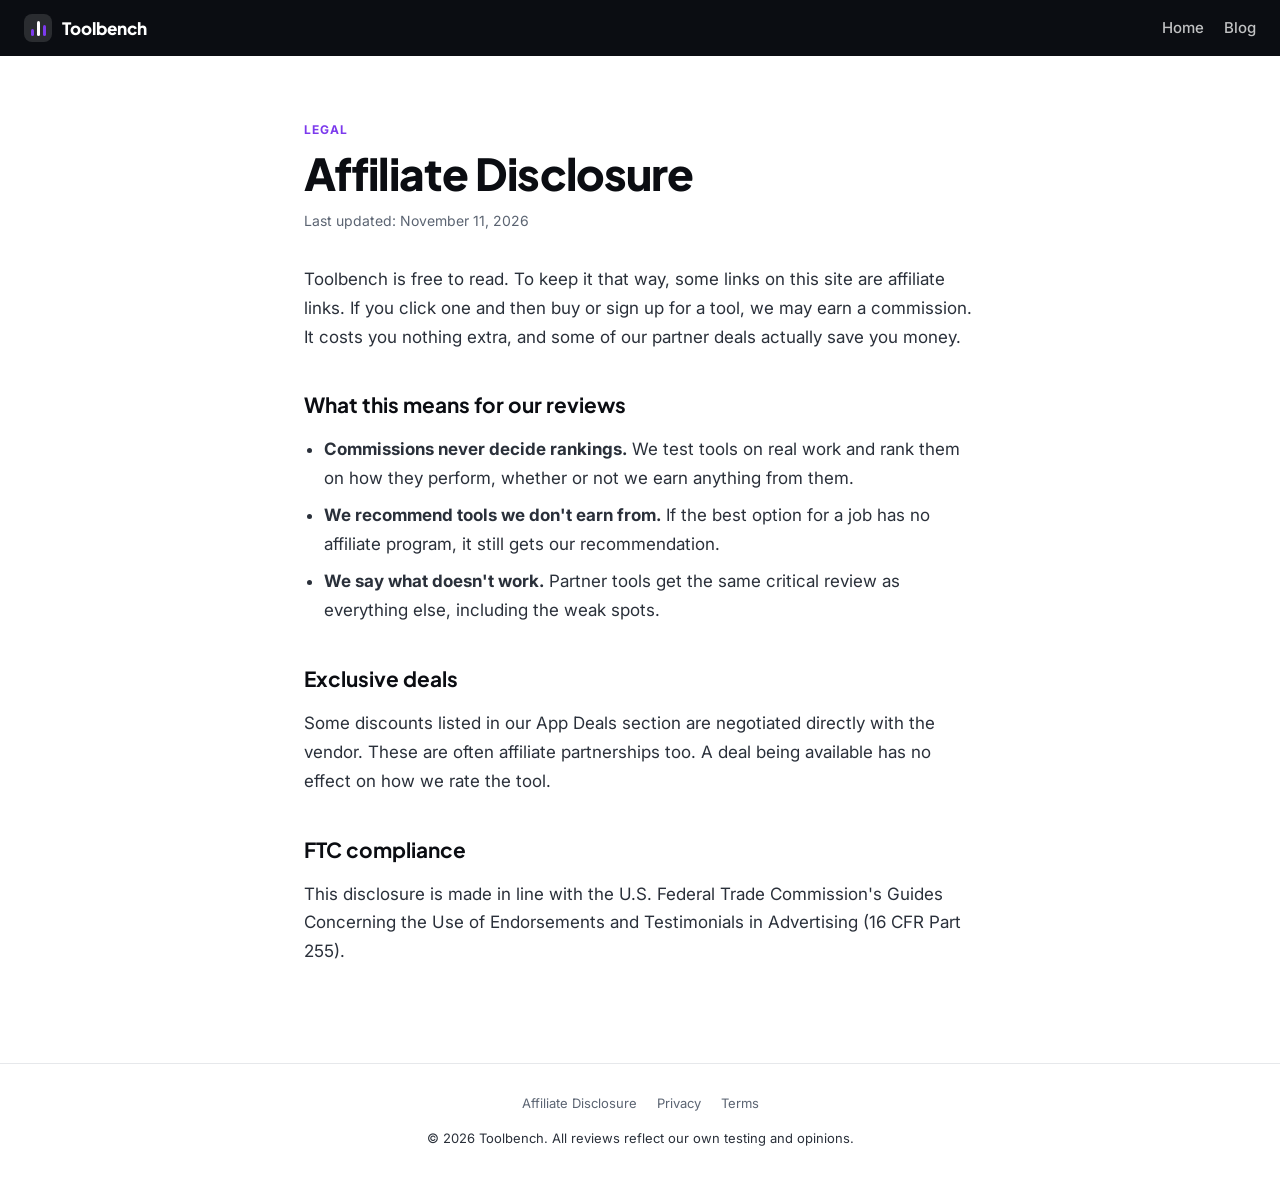
<file: affiliate-disclosure/index.html>
<!DOCTYPE html>
<html lang="en">

<head>
  <meta charset="UTF-8">
  <meta name="viewport" content="width=device-width, initial-scale=1.0">
  <title>Affiliate Disclosure | Toolbench</title>
  <meta name="description" content="How Toolbench earns money through affiliate links, and why it never changes our verdicts.">
  <meta name="robots" content="index, follow">
  <link rel="canonical" href="https://toolbench.co/affiliate-disclosure/">

  <meta property="og:type" content="website">
  <meta property="og:site_name" content="Toolbench">
  <meta property="og:url" content="https://toolbench.co/affiliate-disclosure/">
  <meta property="og:title" content="Affiliate Disclosure | Toolbench">
  <meta property="og:description" content="How Toolbench earns money through affiliate links, and why it never changes our verdicts.">
  <meta property="og:image" content="https://toolbench.co/assets/og-image.png">
  <meta name="twitter:card" content="summary_large_image">

  <meta name="theme-color" content="#7C3AED">
  <link rel="icon" href="../favicon.svg" type="image/svg+xml">

  <link rel="preconnect" href="https://fonts.googleapis.com">
  <link rel="preconnect" href="https://fonts.gstatic.com" crossorigin>
  <link href="https://fonts.googleapis.com/css2?family=Plus+Jakarta+Sans:wght@700;800&family=Inter:wght@400;500;600&display=swap" rel="stylesheet">
  <link rel="stylesheet" href="../assets/legal.css">
</head>

<body>
  <header class="top">
    <a href="/" class="brand"><span class="mark"><i></i><i></i><i></i></span>Toolbench</a>
    <nav><a href="/">Home</a><a href="/blog/">Blog</a></nav>
  </header>

  <main>
    <p class="eyebrow">Legal</p>
    <h1>Affiliate Disclosure</h1>
    <p class="updated">Last updated: November 11, 2026</p>

    <p>Toolbench is free to read. To keep it that way, some links on this site are affiliate links. If you click one and then buy or sign up for a tool, we may earn a commission. It costs you nothing extra, and some of our partner deals actually save you money.</p>

    <h2>What this means for our reviews</h2>
    <ul>
      <li><strong>Commissions never decide rankings.</strong> We test tools on real work and rank them on how they perform, whether or not we earn anything from them.</li>
      <li><strong>We recommend tools we don't earn from.</strong> If the best option for a job has no affiliate program, it still gets our recommendation.</li>
      <li><strong>We say what doesn't work.</strong> Partner tools get the same critical review as everything else, including the weak spots.</li>
    </ul>

    <h2>Exclusive deals</h2>
    <p>Some discounts listed in our App Deals section are negotiated directly with the vendor. These are often affiliate partnerships too. A deal being available has no effect on how we rate the tool.</p>

    <h2>FTC compliance</h2>
    <p>This disclosure is made in line with the U.S. Federal Trade Commission's Guides Concerning the Use of Endorsements and Testimonials in Advertising (16 CFR Part 255).</p>

  </main>

  <footer>
    <nav>
      <a href="/affiliate-disclosure/">Affiliate Disclosure</a>
      <a href="/privacy/">Privacy</a>
      <a href="/terms/">Terms</a>
    </nav>
    <p>© 2026 Toolbench. All reviews reflect our own testing and opinions.</p>
  </footer>
</body>

</html>
</file>
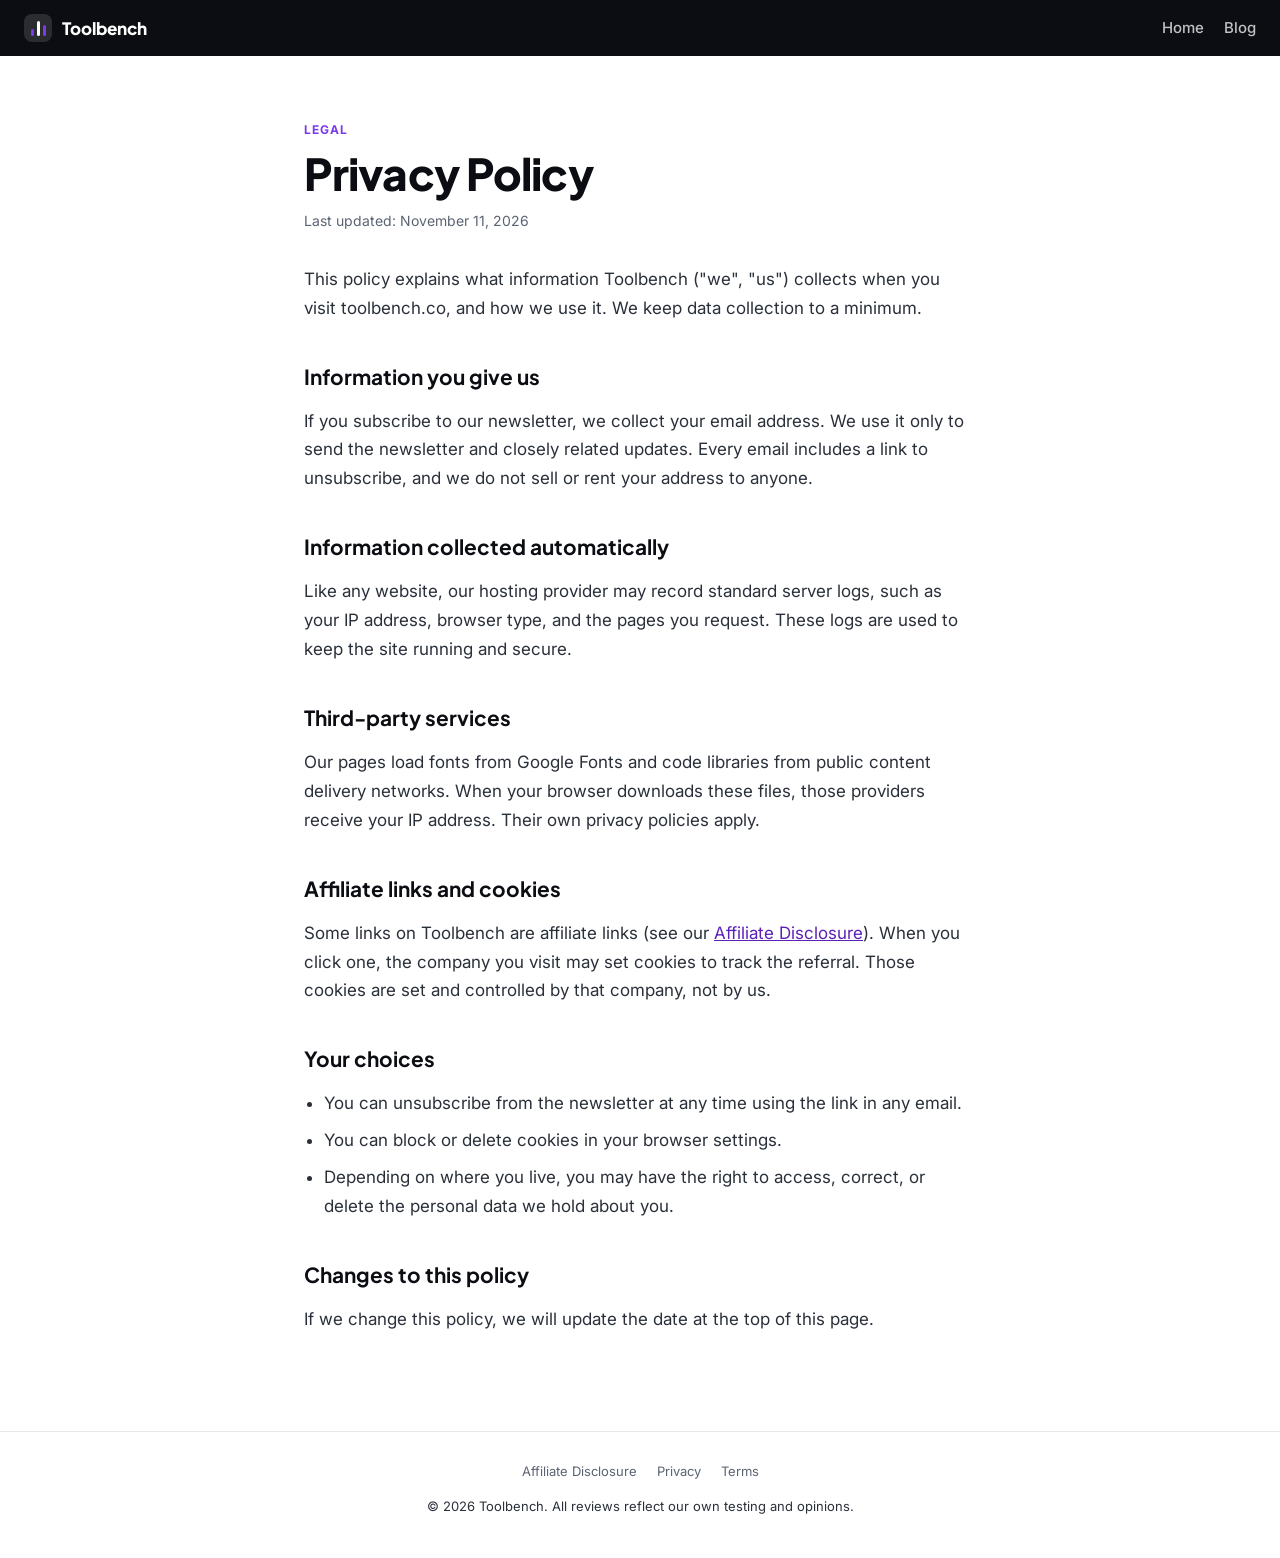
<file: privacy/index.html>
<!DOCTYPE html>
<html lang="en">

<head>
  <meta charset="UTF-8">
  <meta name="viewport" content="width=device-width, initial-scale=1.0">
  <title>Privacy Policy | Toolbench</title>
  <meta name="description" content="What information Toolbench collects, how it is used, and the choices you have.">
  <meta name="robots" content="index, follow">
  <link rel="canonical" href="https://toolbench.co/privacy/">

  <meta property="og:type" content="website">
  <meta property="og:site_name" content="Toolbench">
  <meta property="og:url" content="https://toolbench.co/privacy/">
  <meta property="og:title" content="Privacy Policy | Toolbench">
  <meta property="og:description" content="What information Toolbench collects, how it is used, and the choices you have.">
  <meta property="og:image" content="https://toolbench.co/assets/og-image.png">
  <meta name="twitter:card" content="summary_large_image">

  <meta name="theme-color" content="#7C3AED">
  <link rel="icon" href="../favicon.svg" type="image/svg+xml">

  <link rel="preconnect" href="https://fonts.googleapis.com">
  <link rel="preconnect" href="https://fonts.gstatic.com" crossorigin>
  <link href="https://fonts.googleapis.com/css2?family=Plus+Jakarta+Sans:wght@700;800&family=Inter:wght@400;500;600&display=swap" rel="stylesheet">
  <link rel="stylesheet" href="../assets/legal.css">
</head>

<body>
  <header class="top">
    <a href="/" class="brand"><span class="mark"><i></i><i></i><i></i></span>Toolbench</a>
    <nav><a href="/">Home</a><a href="/blog/">Blog</a></nav>
  </header>

  <main>
    <p class="eyebrow">Legal</p>
    <h1>Privacy Policy</h1>
    <p class="updated">Last updated: November 11, 2026</p>

    <p>This policy explains what information Toolbench ("we", "us") collects when you visit toolbench.co, and how we use it. We keep data collection to a minimum.</p>

    <h2>Information you give us</h2>
    <p>If you subscribe to our newsletter, we collect your email address. We use it only to send the newsletter and closely related updates. Every email includes a link to unsubscribe, and we do not sell or rent your address to anyone.</p>

    <h2>Information collected automatically</h2>
    <p>Like any website, our hosting provider may record standard server logs, such as your IP address, browser type, and the pages you request. These logs are used to keep the site running and secure.</p>

    <h2>Third-party services</h2>
    <p>Our pages load fonts from Google Fonts and code libraries from public content delivery networks. When your browser downloads these files, those providers receive your IP address. Their own privacy policies apply.</p>

    <h2>Affiliate links and cookies</h2>
    <p>Some links on Toolbench are affiliate links (see our <a href="/affiliate-disclosure/">Affiliate Disclosure</a>). When you click one, the company you visit may set cookies to track the referral. Those cookies are set and controlled by that company, not by us.</p>

    <h2>Your choices</h2>
    <ul>
      <li>You can unsubscribe from the newsletter at any time using the link in any email.</li>
      <li>You can block or delete cookies in your browser settings.</li>
      <li>Depending on where you live, you may have the right to access, correct, or delete the personal data we hold about you.</li>
    </ul>

    <h2>Changes to this policy</h2>
    <p>If we change this policy, we will update the date at the top of this page.</p>

  </main>

  <footer>
    <nav>
      <a href="/affiliate-disclosure/">Affiliate Disclosure</a>
      <a href="/privacy/">Privacy</a>
      <a href="/terms/">Terms</a>
    </nav>
    <p>© 2026 Toolbench. All reviews reflect our own testing and opinions.</p>
  </footer>
</body>

</html>
</file>
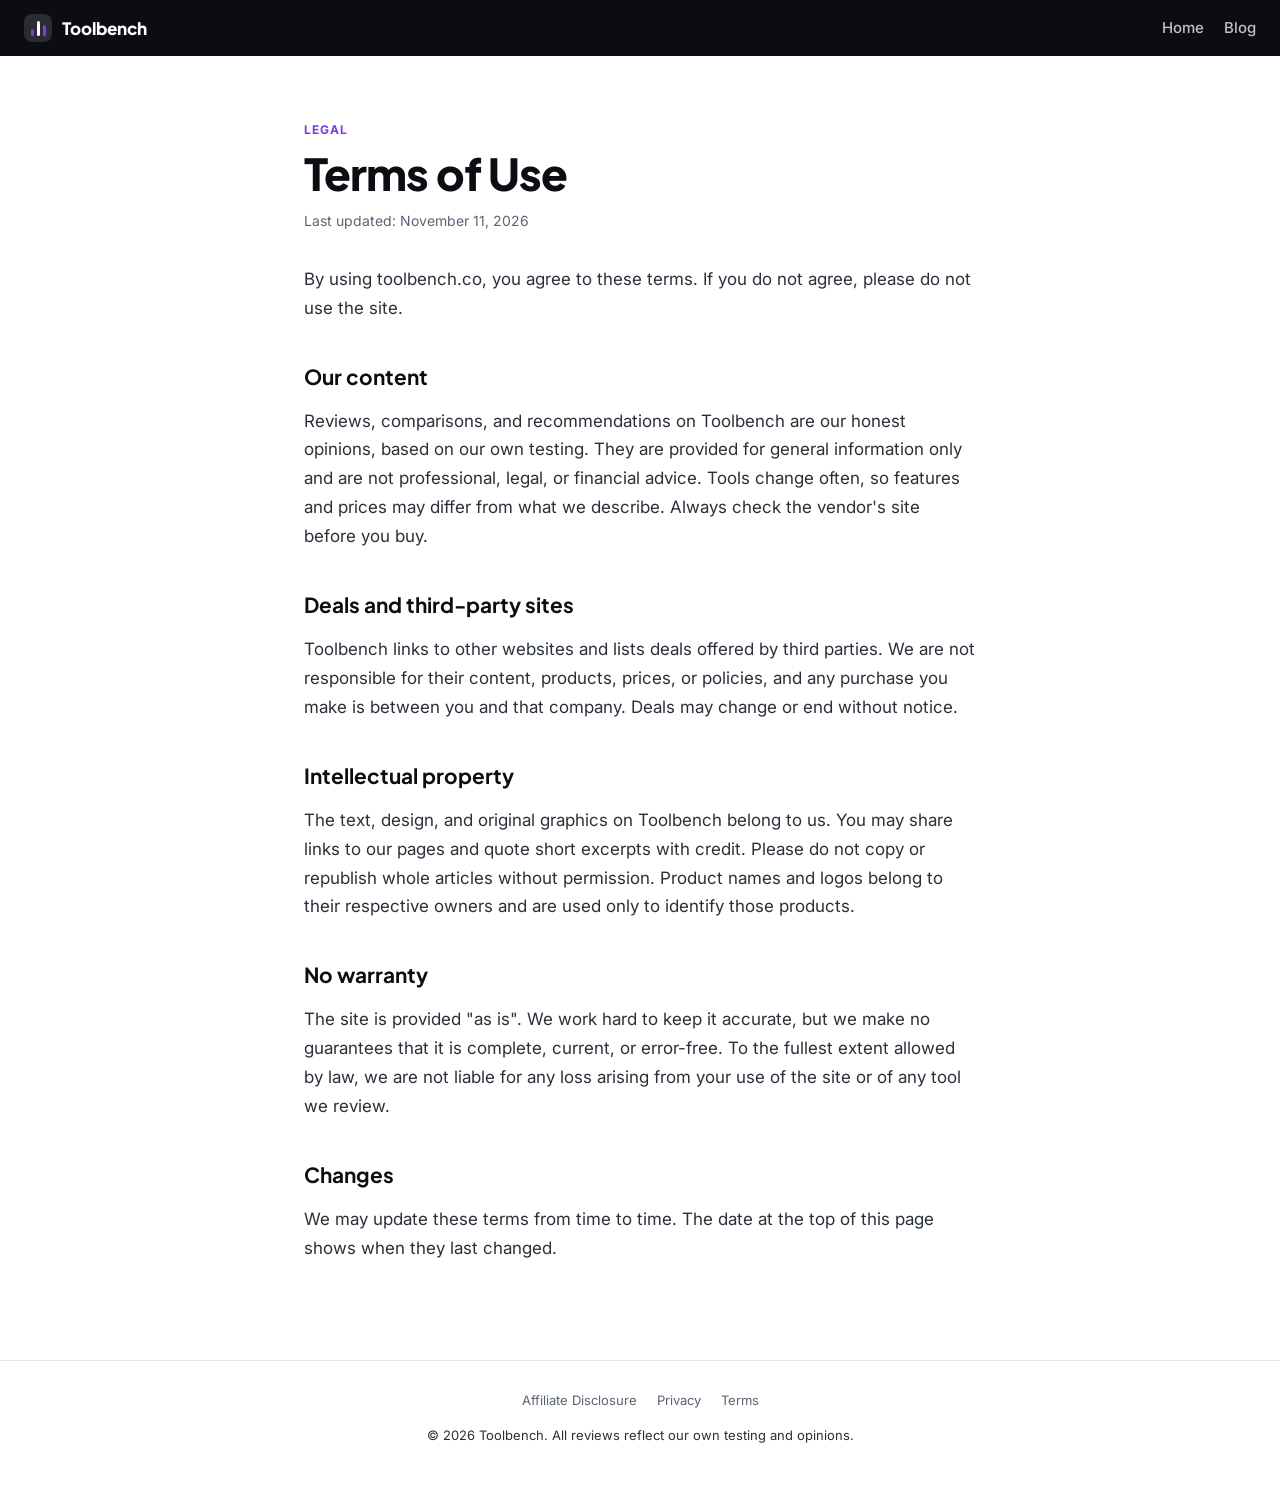
<file: terms/index.html>
<!DOCTYPE html>
<html lang="en">

<head>
  <meta charset="UTF-8">
  <meta name="viewport" content="width=device-width, initial-scale=1.0">
  <title>Terms of Use | Toolbench</title>
  <meta name="description" content="The terms that apply when you use Toolbench and its reviews, comparisons, and deals.">
  <meta name="robots" content="index, follow">
  <link rel="canonical" href="https://toolbench.co/terms/">

  <meta property="og:type" content="website">
  <meta property="og:site_name" content="Toolbench">
  <meta property="og:url" content="https://toolbench.co/terms/">
  <meta property="og:title" content="Terms of Use | Toolbench">
  <meta property="og:description" content="The terms that apply when you use Toolbench and its reviews, comparisons, and deals.">
  <meta property="og:image" content="https://toolbench.co/assets/og-image.png">
  <meta name="twitter:card" content="summary_large_image">

  <meta name="theme-color" content="#7C3AED">
  <link rel="icon" href="../favicon.svg" type="image/svg+xml">

  <link rel="preconnect" href="https://fonts.googleapis.com">
  <link rel="preconnect" href="https://fonts.gstatic.com" crossorigin>
  <link href="https://fonts.googleapis.com/css2?family=Plus+Jakarta+Sans:wght@700;800&family=Inter:wght@400;500;600&display=swap" rel="stylesheet">
  <link rel="stylesheet" href="../assets/legal.css">
</head>

<body>
  <header class="top">
    <a href="/" class="brand"><span class="mark"><i></i><i></i><i></i></span>Toolbench</a>
    <nav><a href="/">Home</a><a href="/blog/">Blog</a></nav>
  </header>

  <main>
    <p class="eyebrow">Legal</p>
    <h1>Terms of Use</h1>
    <p class="updated">Last updated: November 11, 2026</p>

    <p>By using toolbench.co, you agree to these terms. If you do not agree, please do not use the site.</p>

    <h2>Our content</h2>
    <p>Reviews, comparisons, and recommendations on Toolbench are our honest opinions, based on our own testing. They are provided for general information only and are not professional, legal, or financial advice. Tools change often, so features and prices may differ from what we describe. Always check the vendor's site before you buy.</p>

    <h2>Deals and third-party sites</h2>
    <p>Toolbench links to other websites and lists deals offered by third parties. We are not responsible for their content, products, prices, or policies, and any purchase you make is between you and that company. Deals may change or end without notice.</p>

    <h2>Intellectual property</h2>
    <p>The text, design, and original graphics on Toolbench belong to us. You may share links to our pages and quote short excerpts with credit. Please do not copy or republish whole articles without permission. Product names and logos belong to their respective owners and are used only to identify those products.</p>

    <h2>No warranty</h2>
    <p>The site is provided "as is". We work hard to keep it accurate, but we make no guarantees that it is complete, current, or error-free. To the fullest extent allowed by law, we are not liable for any loss arising from your use of the site or of any tool we review.</p>

    <h2>Changes</h2>
    <p>We may update these terms from time to time. The date at the top of this page shows when they last changed.</p>

  </main>

  <footer>
    <nav>
      <a href="/affiliate-disclosure/">Affiliate Disclosure</a>
      <a href="/privacy/">Privacy</a>
      <a href="/terms/">Terms</a>
    </nav>
    <p>© 2026 Toolbench. All reviews reflect our own testing and opinions.</p>
  </footer>
</body>

</html>
</file>
<file: assets/legal.css>
:root {
  --bg: #FFFFFF; --soft: #F6F7F8; --ink: #0B0D12; --muted: #5B6472;
  --line: #E6E8EB; --accent: #7C3AED; --accent-dark: #5B21B6;
}
* { box-sizing: border-box; }
body { margin: 0; background: var(--bg); color: var(--ink); font: 400 17px/1.7 Inter, system-ui, sans-serif; }
a { color: var(--accent-dark); }
.top { display: flex; align-items: center; justify-content: space-between; gap: 16px;
  padding: 14px 24px; background: var(--ink); }
.top nav { display: flex; gap: 20px; }
.top nav a { color: rgba(255,255,255,.75); text-decoration: none; font-size: 15px; font-weight: 500; }
.top nav a:hover { color: #fff; }
.brand { display: flex; align-items: center; gap: 10px; color: #fff; text-decoration: none;
  font: 800 17px 'Plus Jakarta Sans', sans-serif; }
.mark { width: 28px; height: 28px; border-radius: 8px; background: rgba(255,255,255,.13);
  display: flex; align-items: flex-end; justify-content: center; gap: 3px; padding: 0 0 6px; }
.mark i { width: 3px; border-radius: 2px; background: var(--accent); height: 7px; }
.mark i:nth-child(2) { height: 15px; background: #fff; }
.mark i:nth-child(3) { height: 11px; }
main { max-width: 720px; margin: 0 auto; padding: 64px 24px 80px; }
.eyebrow { margin: 0 0 8px; font-size: 12px; font-weight: 700; letter-spacing: .08em; text-transform: uppercase; color: var(--accent); }
h1 { margin: 0; font: 800 clamp(2rem, 5vw, 2.75rem)/1.15 'Plus Jakarta Sans', sans-serif; letter-spacing: -.02em; }
h2 { margin: 40px 0 10px; font: 700 1.3rem/1.3 'Plus Jakarta Sans', sans-serif; }
.updated { margin: 10px 0 32px; color: var(--muted); font-size: 14px; }
p, li { color: #2A303A; }
ul { padding-left: 1.2em; }
li { margin-bottom: 8px; }
footer { border-top: 1px solid var(--line); padding: 28px 24px; text-align: center; font-size: 13px; color: var(--muted); }
footer nav { display: flex; flex-wrap: wrap; justify-content: center; gap: 20px; margin-bottom: 10px; }
footer nav a { color: var(--muted); text-decoration: none; }
footer nav a:hover { color: var(--ink); }
</file>
